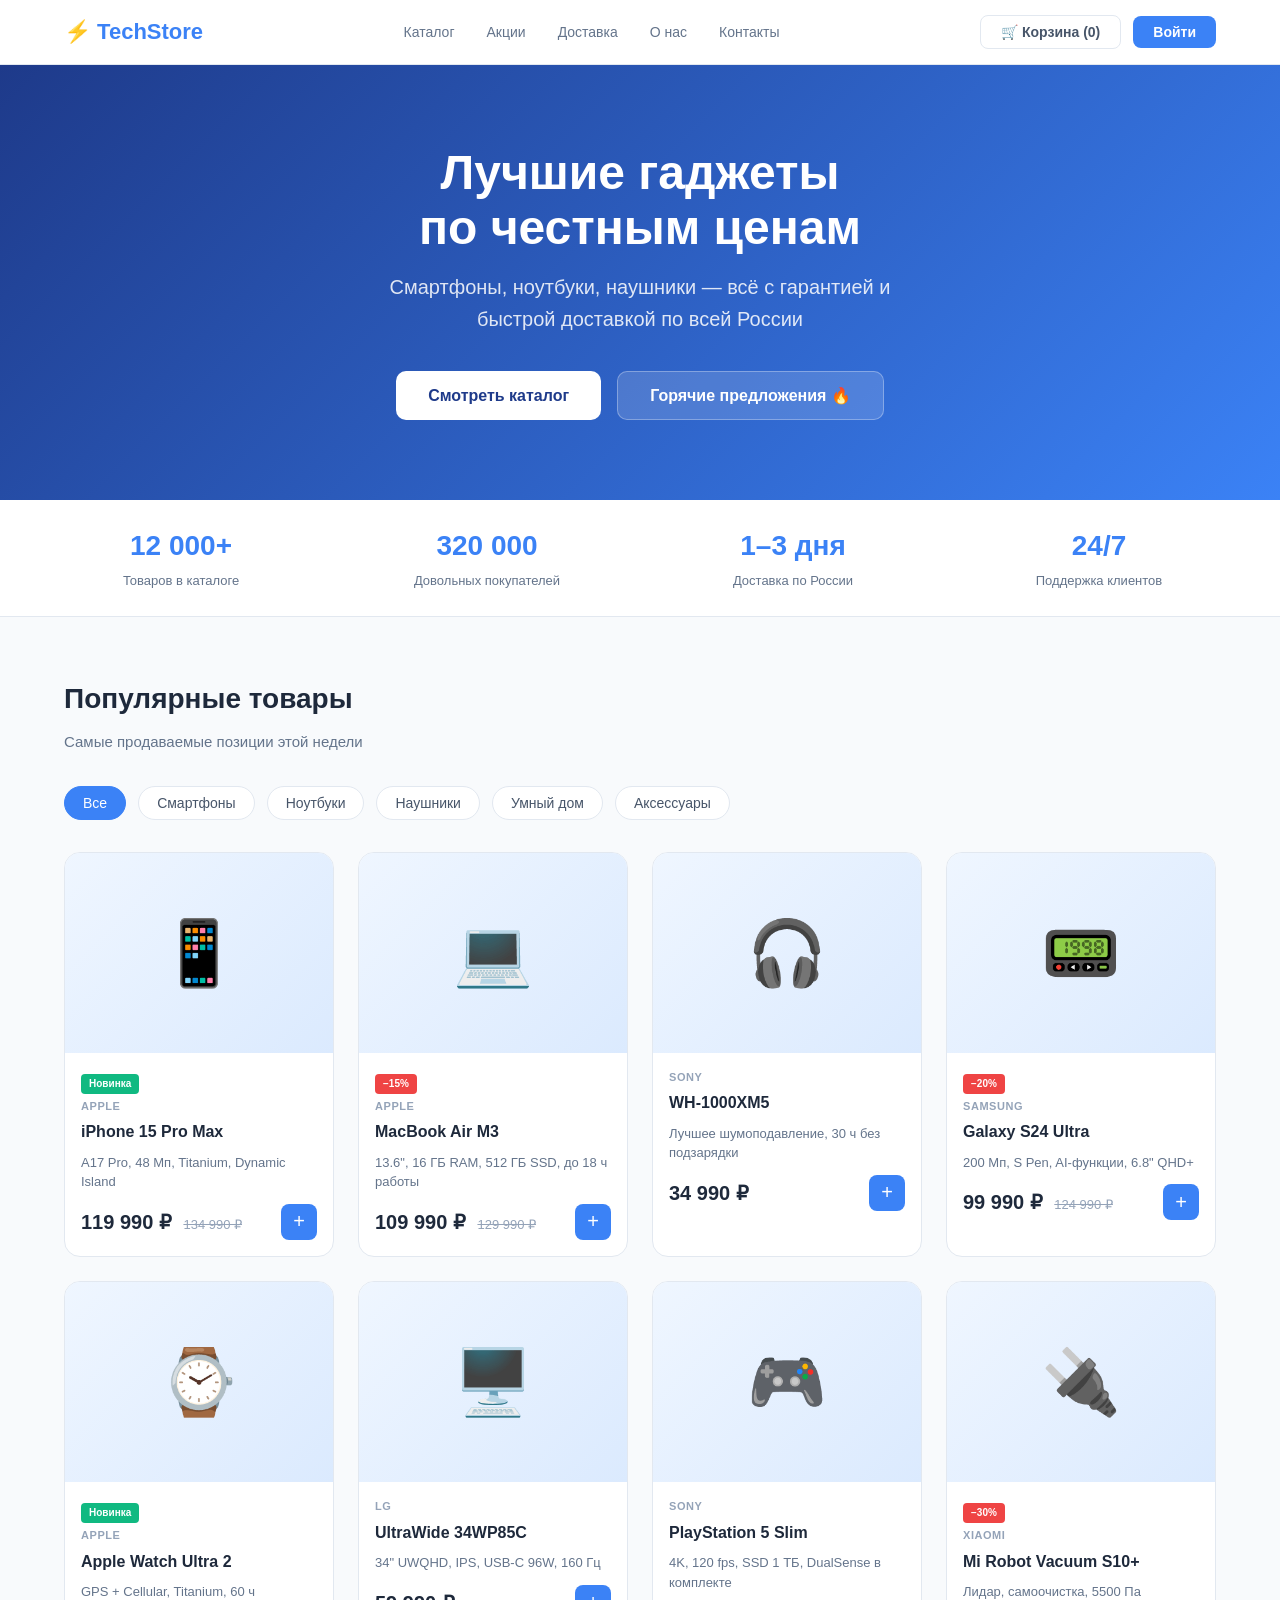
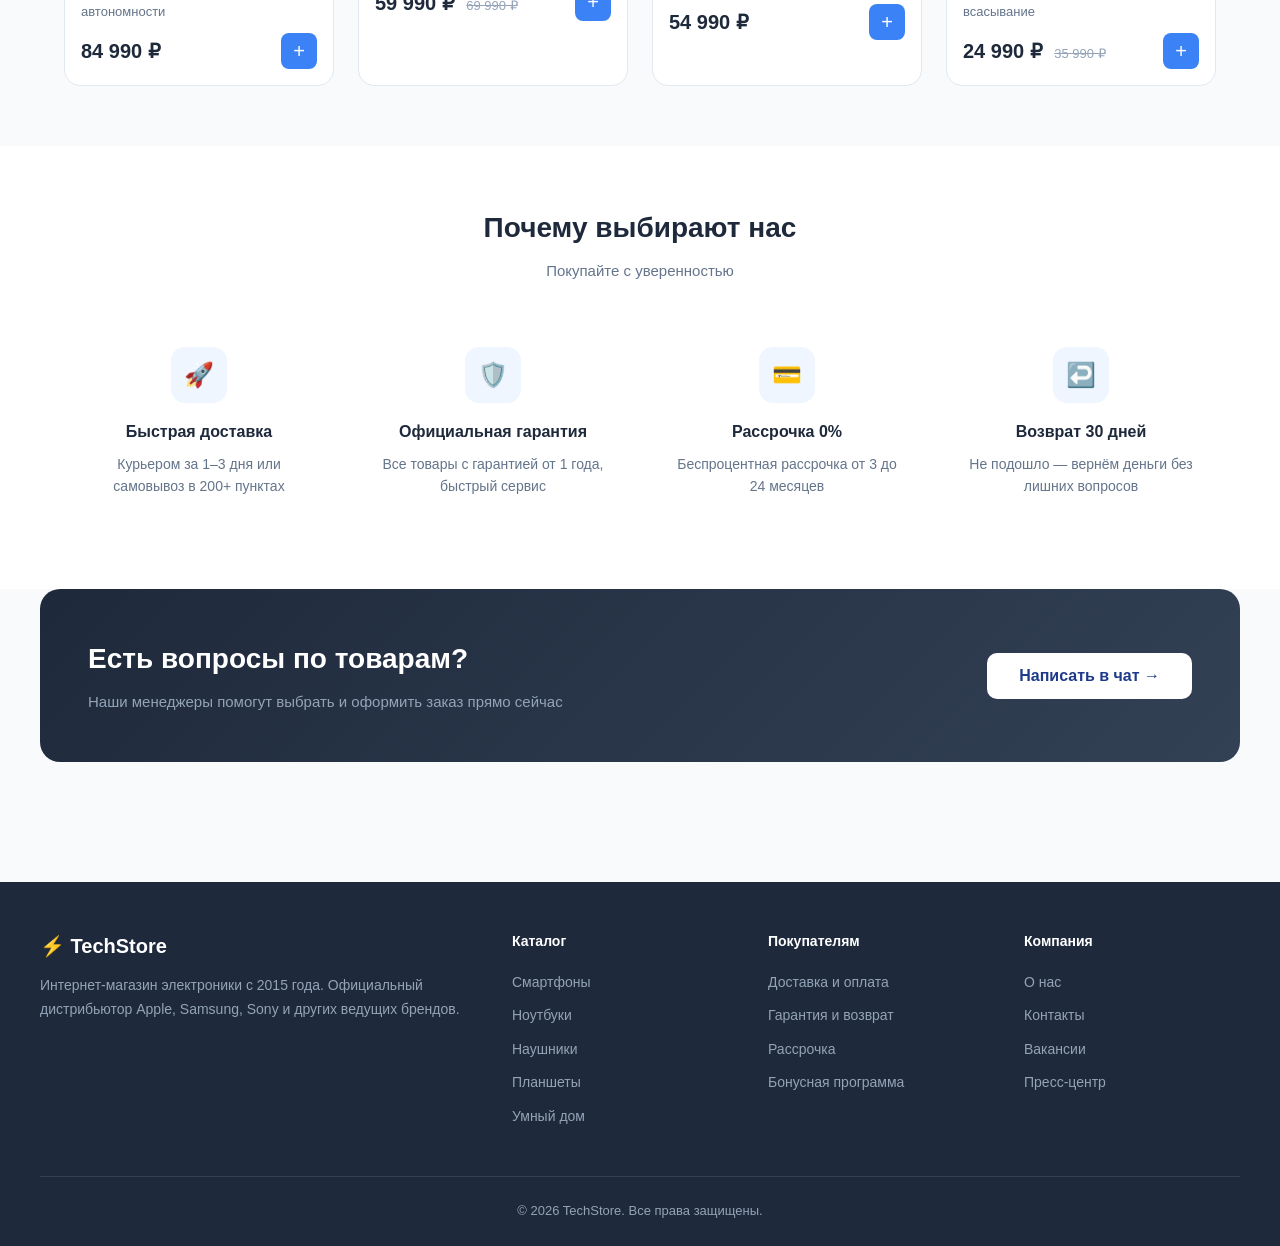
<file: demo-site/index.html>
<!DOCTYPE html>
<html lang="ru">
<head>
  <meta charset="UTF-8">
  <meta name="viewport" content="width=device-width, initial-scale=1.0">
  <title>TechStore — Электроника и гаджеты</title>
  <style>
    * { margin: 0; padding: 0; box-sizing: border-box; }

    body {
      font-family: -apple-system, BlinkMacSystemFont, 'Segoe UI', Roboto, sans-serif;
      background: #f8fafc;
      color: #1e293b;
      line-height: 1.6;
    }

    /* Header */
    header {
      background: #fff;
      border-bottom: 1px solid #e2e8f0;
      position: sticky;
      top: 0;
      z-index: 100;
    }
    .header-inner {
      max-width: 1200px;
      margin: 0 auto;
      padding: 0 24px;
      height: 64px;
      display: flex;
      align-items: center;
      justify-content: space-between;
    }
    .logo {
      font-size: 22px;
      font-weight: 700;
      color: #3b82f6;
      text-decoration: none;
    }
    nav { display: flex; gap: 32px; }
    nav a {
      color: #64748b;
      text-decoration: none;
      font-size: 14px;
      font-weight: 500;
      transition: color .2s;
    }
    nav a:hover { color: #3b82f6; }
    .header-actions { display: flex; gap: 12px; align-items: center; }
    .btn {
      padding: 8px 20px;
      border-radius: 8px;
      font-size: 14px;
      font-weight: 600;
      cursor: pointer;
      border: none;
      transition: all .2s;
    }
    .btn-outline {
      background: transparent;
      border: 1px solid #e2e8f0;
      color: #475569;
    }
    .btn-outline:hover { border-color: #3b82f6; color: #3b82f6; }
    .btn-primary { background: #3b82f6; color: #fff; }
    .btn-primary:hover { background: #2563eb; }

    /* Hero */
    .hero {
      background: linear-gradient(135deg, #1e3a8a 0%, #3b82f6 100%);
      color: #fff;
      padding: 80px 24px;
      text-align: center;
    }
    .hero h1 { font-size: 48px; font-weight: 800; margin-bottom: 16px; line-height: 1.15; }
    .hero p { font-size: 20px; opacity: .85; margin-bottom: 36px; max-width: 560px; margin-left: auto; margin-right: auto; }
    .hero-actions { display: flex; gap: 16px; justify-content: center; flex-wrap: wrap; }
    .btn-white { background: #fff; color: #1e3a8a; padding: 14px 32px; border-radius: 10px; font-size: 16px; font-weight: 700; border: none; cursor: pointer; transition: all .2s; }
    .btn-white:hover { transform: translateY(-2px); box-shadow: 0 8px 24px rgba(0,0,0,.15); }
    .btn-ghost { background: rgba(255,255,255,.15); color: #fff; padding: 14px 32px; border-radius: 10px; font-size: 16px; font-weight: 700; border: 1px solid rgba(255,255,255,.3); cursor: pointer; transition: all .2s; }
    .btn-ghost:hover { background: rgba(255,255,255,.25); }

    /* Stats bar */
    .stats {
      background: #fff;
      border-bottom: 1px solid #e2e8f0;
      padding: 24px;
    }
    .stats-inner {
      max-width: 1200px;
      margin: 0 auto;
      display: grid;
      grid-template-columns: repeat(4, 1fr);
      gap: 24px;
      text-align: center;
    }
    .stat-value { font-size: 28px; font-weight: 800; color: #3b82f6; }
    .stat-label { font-size: 13px; color: #64748b; margin-top: 2px; }

    /* Catalogue */
    .section { max-width: 1200px; margin: 0 auto; padding: 60px 24px; }
    .section-title { font-size: 28px; font-weight: 700; margin-bottom: 8px; }
    .section-sub { color: #64748b; margin-bottom: 32px; font-size: 15px; }

    .categories { display: flex; gap: 12px; flex-wrap: wrap; margin-bottom: 32px; }
    .cat-btn {
      padding: 8px 18px;
      border-radius: 20px;
      font-size: 14px;
      font-weight: 500;
      cursor: pointer;
      border: 1px solid #e2e8f0;
      background: #fff;
      color: #475569;
      transition: all .2s;
    }
    .cat-btn.active, .cat-btn:hover { background: #3b82f6; color: #fff; border-color: #3b82f6; }

    .products {
      display: grid;
      grid-template-columns: repeat(auto-fill, minmax(260px, 1fr));
      gap: 24px;
    }
    .product-card {
      background: #fff;
      border-radius: 16px;
      overflow: hidden;
      border: 1px solid #e2e8f0;
      transition: all .25s;
      cursor: pointer;
    }
    .product-card:hover { transform: translateY(-4px); box-shadow: 0 12px 32px rgba(0,0,0,.1); }
    .product-img {
      height: 200px;
      background: linear-gradient(135deg, #eff6ff, #dbeafe);
      display: flex;
      align-items: center;
      justify-content: center;
      font-size: 64px;
    }
    .product-body { padding: 16px; }
    .product-brand { font-size: 11px; text-transform: uppercase; letter-spacing: .05em; color: #94a3b8; font-weight: 600; }
    .product-name { font-size: 16px; font-weight: 600; margin: 4px 0 8px; color: #1e293b; }
    .product-desc { font-size: 13px; color: #64748b; margin-bottom: 12px; line-height: 1.5; }
    .product-footer { display: flex; align-items: center; justify-content: space-between; }
    .product-price { font-size: 20px; font-weight: 800; color: #1e293b; }
    .product-price span { font-size: 13px; font-weight: 400; color: #94a3b8; text-decoration: line-through; margin-left: 6px; }
    .add-btn {
      width: 36px; height: 36px;
      background: #3b82f6;
      color: #fff;
      border: none;
      border-radius: 8px;
      font-size: 20px;
      cursor: pointer;
      display: flex; align-items: center; justify-content: center;
      transition: background .2s;
    }
    .add-btn:hover { background: #2563eb; }
    .badge-new { display: inline-block; background: #10b981; color: #fff; font-size: 10px; font-weight: 700; padding: 2px 8px; border-radius: 4px; margin-bottom: 4px; }
    .badge-sale { display: inline-block; background: #ef4444; color: #fff; font-size: 10px; font-weight: 700; padding: 2px 8px; border-radius: 4px; margin-bottom: 4px; }

    /* Features */
    .features-bg { background: #fff; }
    .features {
      display: grid;
      grid-template-columns: repeat(auto-fill, minmax(220px, 1fr));
      gap: 24px;
    }
    .feature-card {
      text-align: center;
      padding: 32px 16px;
    }
    .feature-icon {
      width: 56px; height: 56px;
      background: #eff6ff;
      border-radius: 14px;
      display: flex; align-items: center; justify-content: center;
      font-size: 24px;
      margin: 0 auto 16px;
    }
    .feature-title { font-size: 16px; font-weight: 700; margin-bottom: 8px; }
    .feature-desc { font-size: 14px; color: #64748b; }

    /* CTA Banner */
    .cta-banner {
      background: linear-gradient(135deg, #1e293b, #334155);
      color: #fff;
      border-radius: 20px;
      padding: 48px;
      display: flex;
      align-items: center;
      justify-content: space-between;
      gap: 32px;
      flex-wrap: wrap;
      margin: 0 24px 60px;
      max-width: 1200px;
      margin-left: auto;
      margin-right: auto;
    }
    .cta-banner h2 { font-size: 28px; font-weight: 800; margin-bottom: 8px; }
    .cta-banner p { color: #94a3b8; font-size: 15px; }

    /* Footer */
    footer {
      background: #1e293b;
      color: #94a3b8;
      padding: 48px 24px 24px;
    }
    .footer-inner {
      max-width: 1200px;
      margin: 0 auto;
    }
    .footer-grid {
      display: grid;
      grid-template-columns: 2fr 1fr 1fr 1fr;
      gap: 40px;
      margin-bottom: 40px;
    }
    .footer-logo { font-size: 20px; font-weight: 800; color: #fff; margin-bottom: 12px; }
    .footer-about { font-size: 14px; line-height: 1.7; }
    .footer-col h4 { font-size: 14px; font-weight: 700; color: #fff; margin-bottom: 16px; }
    .footer-col ul { list-style: none; }
    .footer-col ul li { margin-bottom: 8px; }
    .footer-col ul li a { color: #94a3b8; text-decoration: none; font-size: 14px; transition: color .2s; }
    .footer-col ul li a:hover { color: #fff; }
    .footer-bottom {
      border-top: 1px solid #334155;
      padding-top: 24px;
      text-align: center;
      font-size: 13px;
    }

    @media (max-width: 768px) {
      .hero h1 { font-size: 30px; }
      nav { display: none; }
      .stats-inner { grid-template-columns: repeat(2, 1fr); }
      .footer-grid { grid-template-columns: 1fr; gap: 24px; }
      .cta-banner { text-align: center; }
    }
  </style>
</head>
<body>

  <header>
    <div class="header-inner">
      <a href="#" class="logo">⚡ TechStore</a>
      <nav>
        <a href="#">Каталог</a>
        <a href="#">Акции</a>
        <a href="#">Доставка</a>
        <a href="#">О нас</a>
        <a href="#">Контакты</a>
      </nav>
      <div class="header-actions">
        <button class="btn btn-outline">🛒 Корзина (0)</button>
        <button class="btn btn-primary">Войти</button>
      </div>
    </div>
  </header>

  <section class="hero">
    <h1>Лучшие гаджеты<br>по честным ценам</h1>
    <p>Смартфоны, ноутбуки, наушники — всё с гарантией и быстрой доставкой по всей России</p>
    <div class="hero-actions">
      <button class="btn-white">Смотреть каталог</button>
      <button class="btn-ghost">Горячие предложения 🔥</button>
    </div>
  </section>

  <div class="stats">
    <div class="stats-inner">
      <div>
        <div class="stat-value">12 000+</div>
        <div class="stat-label">Товаров в каталоге</div>
      </div>
      <div>
        <div class="stat-value">320 000</div>
        <div class="stat-label">Довольных покупателей</div>
      </div>
      <div>
        <div class="stat-value">1–3 дня</div>
        <div class="stat-label">Доставка по России</div>
      </div>
      <div>
        <div class="stat-value">24/7</div>
        <div class="stat-label">Поддержка клиентов</div>
      </div>
    </div>
  </div>

  <div class="section">
    <h2 class="section-title">Популярные товары</h2>
    <p class="section-sub">Самые продаваемые позиции этой недели</p>

    <div class="categories">
      <button class="cat-btn active">Все</button>
      <button class="cat-btn">Смартфоны</button>
      <button class="cat-btn">Ноутбуки</button>
      <button class="cat-btn">Наушники</button>
      <button class="cat-btn">Умный дом</button>
      <button class="cat-btn">Аксессуары</button>
    </div>

    <div class="products">
      <div class="product-card">
        <div class="product-img">📱</div>
        <div class="product-body">
          <div class="badge-new">Новинка</div>
          <div class="product-brand">Apple</div>
          <div class="product-name">iPhone 15 Pro Max</div>
          <div class="product-desc">A17 Pro, 48 Мп, Titanium, Dynamic Island</div>
          <div class="product-footer">
            <div class="product-price">119 990 ₽ <span>134 990 ₽</span></div>
            <button class="add-btn">+</button>
          </div>
        </div>
      </div>

      <div class="product-card">
        <div class="product-img">💻</div>
        <div class="product-body">
          <div class="badge-sale">−15%</div>
          <div class="product-brand">Apple</div>
          <div class="product-name">MacBook Air M3</div>
          <div class="product-desc">13.6", 16 ГБ RAM, 512 ГБ SSD, до 18 ч работы</div>
          <div class="product-footer">
            <div class="product-price">109 990 ₽ <span>129 990 ₽</span></div>
            <button class="add-btn">+</button>
          </div>
        </div>
      </div>

      <div class="product-card">
        <div class="product-img">🎧</div>
        <div class="product-body">
          <div class="product-brand">Sony</div>
          <div class="product-name">WH-1000XM5</div>
          <div class="product-desc">Лучшее шумоподавление, 30 ч без подзарядки</div>
          <div class="product-footer">
            <div class="product-price">34 990 ₽</div>
            <button class="add-btn">+</button>
          </div>
        </div>
      </div>

      <div class="product-card">
        <div class="product-img">📟</div>
        <div class="product-body">
          <div class="badge-sale">−20%</div>
          <div class="product-brand">Samsung</div>
          <div class="product-name">Galaxy S24 Ultra</div>
          <div class="product-desc">200 Мп, S Pen, AI-функции, 6.8" QHD+</div>
          <div class="product-footer">
            <div class="product-price">99 990 ₽ <span>124 990 ₽</span></div>
            <button class="add-btn">+</button>
          </div>
        </div>
      </div>

      <div class="product-card">
        <div class="product-img">⌚</div>
        <div class="product-body">
          <div class="badge-new">Новинка</div>
          <div class="product-brand">Apple</div>
          <div class="product-name">Apple Watch Ultra 2</div>
          <div class="product-desc">GPS + Cellular, Titanium, 60 ч автономности</div>
          <div class="product-footer">
            <div class="product-price">84 990 ₽</div>
            <button class="add-btn">+</button>
          </div>
        </div>
      </div>

      <div class="product-card">
        <div class="product-img">🖥️</div>
        <div class="product-body">
          <div class="product-brand">LG</div>
          <div class="product-name">UltraWide 34WP85C</div>
          <div class="product-desc">34" UWQHD, IPS, USB-C 96W, 160 Гц</div>
          <div class="product-footer">
            <div class="product-price">59 990 ₽ <span>69 990 ₽</span></div>
            <button class="add-btn">+</button>
          </div>
        </div>
      </div>

      <div class="product-card">
        <div class="product-img">🎮</div>
        <div class="product-body">
          <div class="product-brand">Sony</div>
          <div class="product-name">PlayStation 5 Slim</div>
          <div class="product-desc">4K, 120 fps, SSD 1 ТБ, DualSense в комплекте</div>
          <div class="product-footer">
            <div class="product-price">54 990 ₽</div>
            <button class="add-btn">+</button>
          </div>
        </div>
      </div>

      <div class="product-card">
        <div class="product-img">🔌</div>
        <div class="product-body">
          <div class="badge-sale">−30%</div>
          <div class="product-brand">Xiaomi</div>
          <div class="product-name">Mi Robot Vacuum S10+</div>
          <div class="product-desc">Лидар, самоочистка, 5500 Па всасывание</div>
          <div class="product-footer">
            <div class="product-price">24 990 ₽ <span>35 990 ₽</span></div>
            <button class="add-btn">+</button>
          </div>
        </div>
      </div>
    </div>
  </div>

  <div class="features-bg">
    <div class="section">
      <h2 class="section-title" style="text-align:center">Почему выбирают нас</h2>
      <p class="section-sub" style="text-align:center">Покупайте с уверенностью</p>
      <div class="features">
        <div class="feature-card">
          <div class="feature-icon">🚀</div>
          <div class="feature-title">Быстрая доставка</div>
          <div class="feature-desc">Курьером за 1–3 дня или самовывоз в 200+ пунктах</div>
        </div>
        <div class="feature-card">
          <div class="feature-icon">🛡️</div>
          <div class="feature-title">Официальная гарантия</div>
          <div class="feature-desc">Все товары с гарантией от 1 года, быстрый сервис</div>
        </div>
        <div class="feature-card">
          <div class="feature-icon">💳</div>
          <div class="feature-title">Рассрочка 0%</div>
          <div class="feature-desc">Беспроцентная рассрочка от 3 до 24 месяцев</div>
        </div>
        <div class="feature-card">
          <div class="feature-icon">↩️</div>
          <div class="feature-title">Возврат 30 дней</div>
          <div class="feature-desc">Не подошло — вернём деньги без лишних вопросов</div>
        </div>
      </div>
    </div>
  </div>

  <div style="max-width:1248px;margin:0 auto;padding:0 24px 60px;">
    <div class="cta-banner">
      <div>
        <h2>Есть вопросы по товарам?</h2>
        <p>Наши менеджеры помогут выбрать и оформить заказ прямо сейчас</p>
      </div>
      <button class="btn-white" style="white-space:nowrap">Написать в чат →</button>
    </div>
  </div>

  <footer>
    <div class="footer-inner">
      <div class="footer-grid">
        <div>
          <div class="footer-logo">⚡ TechStore</div>
          <div class="footer-about">Интернет-магазин электроники с 2015 года. Официальный дистрибьютор Apple, Samsung, Sony и других ведущих брендов.</div>
        </div>
        <div class="footer-col">
          <h4>Каталог</h4>
          <ul>
            <li><a href="#">Смартфоны</a></li>
            <li><a href="#">Ноутбуки</a></li>
            <li><a href="#">Наушники</a></li>
            <li><a href="#">Планшеты</a></li>
            <li><a href="#">Умный дом</a></li>
          </ul>
        </div>
        <div class="footer-col">
          <h4>Покупателям</h4>
          <ul>
            <li><a href="#">Доставка и оплата</a></li>
            <li><a href="#">Гарантия и возврат</a></li>
            <li><a href="#">Рассрочка</a></li>
            <li><a href="#">Бонусная программа</a></li>
          </ul>
        </div>
        <div class="footer-col">
          <h4>Компания</h4>
          <ul>
            <li><a href="#">О нас</a></li>
            <li><a href="#">Контакты</a></li>
            <li><a href="#">Вакансии</a></li>
            <li><a href="#">Пресс-центр</a></li>
          </ul>
        </div>
      </div>
      <div class="footer-bottom">
        © 2026 TechStore. Все права защищены.
      </div>
    </div>
  </footer>

  <script>
    document.querySelectorAll('.cat-btn').forEach(btn => {
      btn.addEventListener('click', function() {
        document.querySelectorAll('.cat-btn').forEach(b => b.classList.remove('active'));
        this.classList.add('active');
      });
    });
  </script>

<script src="http://localhost:8000/static/widget/widget.js" data-site-id="09c603b6-dc3b-43b7-bb37-17c9a0c6f9c8"></script>
</body>
</html>
</file>
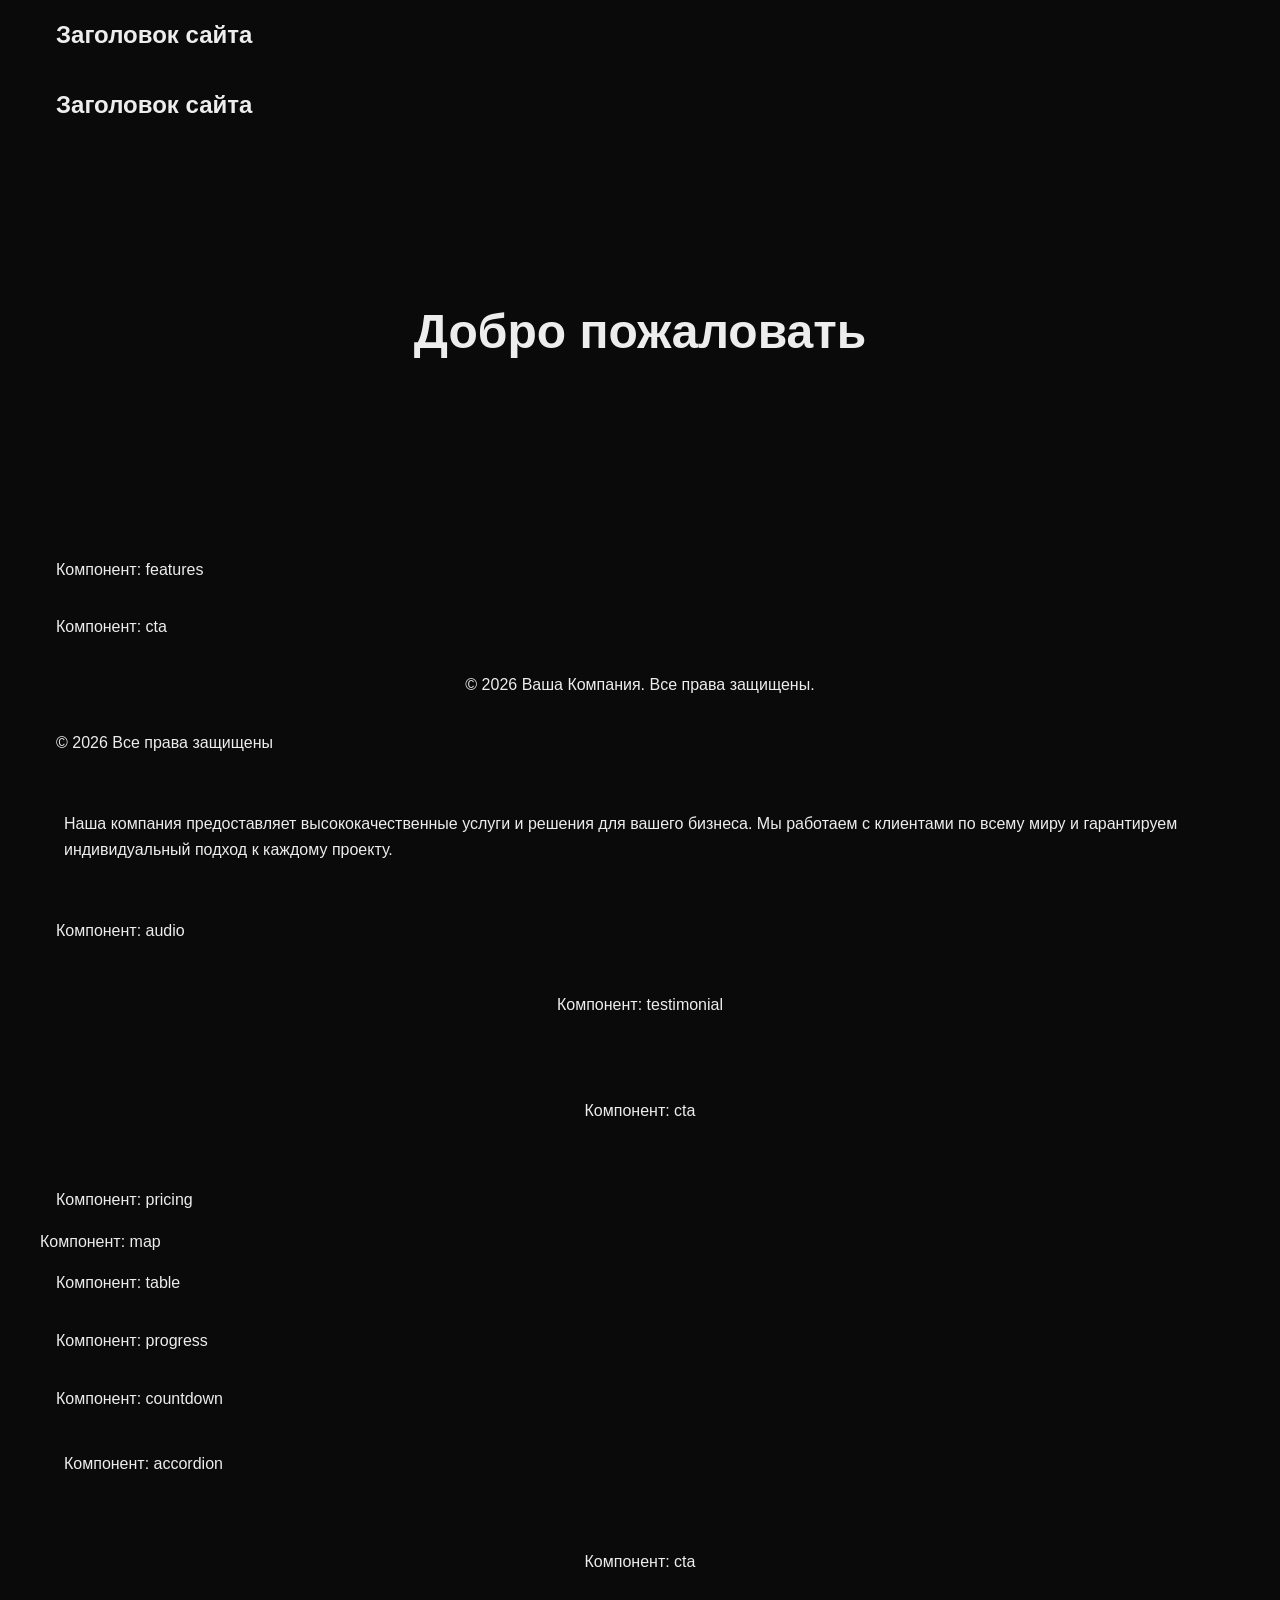
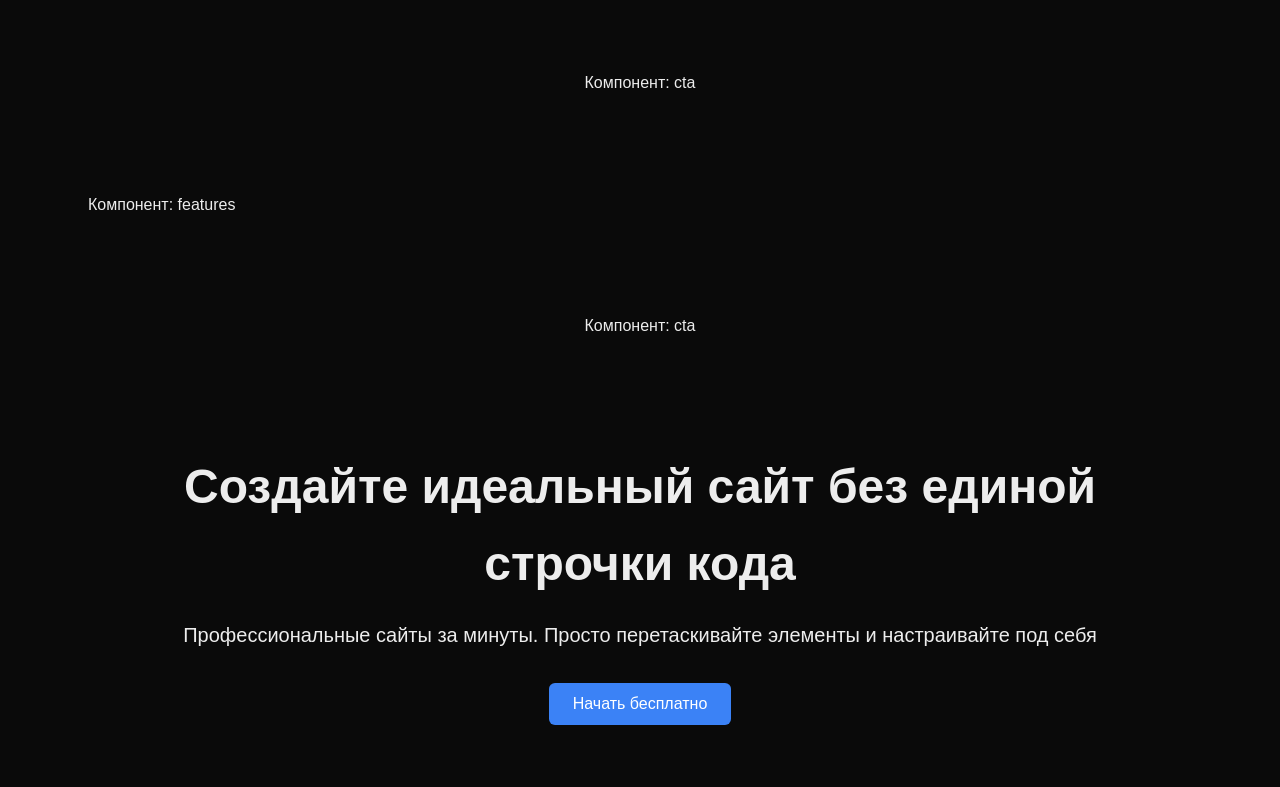
<file: demo-site/index copy.html>
<!DOCTYPE html>
<html lang="ru">
<head>
  <meta charset="UTF-8">
  <meta name="viewport" content="width=device-width, initial-scale=1.0">
  <title>Home - ZXC</title>
  <style>
    
    * {
      margin: 0;
      padding: 0;
      box-sizing: border-box;
    }

    body {
      font-family: -apple-system, BlinkMacSystemFont, 'Segoe UI', Roboto, 'Helvetica Neue', Arial, sans-serif;
      line-height: 1.6;
    }

    body.light {
      background-color: #ffffff;
      color: #000000;
    }

    body.dark {
      background-color: #0a0a0a;
      color: #ededed;
    }

    .container {
      max-width: 1200px;
      margin: 0 auto;
    }

    .hero {
      min-height: 400px;
      display: flex;
      flex-direction: column;
      justify-content: center;
      align-items: center;
      text-align: center;
    }

    .hero h1 {
      font-size: 3rem;
      margin-bottom: 1rem;
    }

    .hero .subheading {
      font-size: 1.25rem;
      margin-bottom: 2rem;
    }

    .btn, .btn-primary {
      padding: 12px 24px;
      border: none;
      border-radius: 6px;
      font-size: 1rem;
      cursor: pointer;
      transition: all 0.3s;
    }

    .btn-primary {
      background-color: #3b82f6;
      color: white;
    }

    .btn-primary:hover {
      background-color: #2563eb;
    }

    .card {
      border: 1px solid #e5e7eb;
      border-radius: 8px;
      padding: 24px;
    }

    .gallery img {
      width: 100%;
      height: auto;
      border-radius: 8px;
      object-fit: cover;
    }

    .image-block img {
      max-width: 100%;
      height: auto;
      border-radius: 8px;
    }

    .text-block {
      margin: 1rem 0;
    }

    @media (max-width: 768px) {
      .hero h1 {
        font-size: 2rem;
      }

      .gallery {
        grid-template-columns: repeat(2, 1fr) !important;
      }
    }

    @media (max-width: 480px) {
      .hero h1 {
        font-size: 1.5rem;
      }

      .gallery {
        grid-template-columns: 1fr !important;
      }
    }
  
  </style>
</head>
<body class="dark">
  <div class="container">
    <header style="background-color: var(--card);
    color: var(--foreground);
    padding: 16px;
    text-align: left;
    font-size: 16px;">
  <nav>
    <h1>Заголовок сайта</h1>
  </nav>
</header>
<header style="background-color: var(--card);
    color: var(--foreground);
    padding: 16px;
    text-align: left;
    font-size: 16px;">
  <nav>
    <h1>Заголовок сайта</h1>
  </nav>
</header>
<section class="hero" style="background-color: transparent;
    color: inherit;
    padding: 16px;
    text-align: left;
    font-size: 16px;">
  <h1>Добро пожаловать</h1>
  
  
</section>
<div style="background-color: transparent;
    color: inherit;
    padding: 16px;
    text-align: left;
    font-size: 16px;">
  <p>Компонент: features</p>
</div>
<div style="background-color: transparent;
    color: inherit;
    padding: 16px;
    text-align: left;
    font-size: 16px;">
  <p>Компонент: cta</p>
</div>
<footer style="background-color: var(--card);
    color: var(--muted-foreground);
    padding: 16px;
    text-align: center;
    font-size: 16px;">
  <p>© 2026 Ваша Компания. Все права защищены.</p>
</footer>
<footer style="background-color: transparent;
    color: inherit;
    padding: 16px;
    text-align: left;
    font-size: 16px;">
  <p>© 2026 Все права защищены</p>
</footer>
<div class="text-block" style="background-color: transparent;
    color: var(--foreground);
    padding: 24px;
    text-align: left;
    font-size: 16px;">
  <p>Наша компания предоставляет высококачественные услуги и решения для вашего бизнеса. Мы работаем с клиентами по всему миру и гарантируем индивидуальный подход к каждому проекту.</p>
</div>
<div style="background-color: var(--background);
    color: var(--foreground);
    padding: 16px;
    text-align: left;
    font-size: 16px;">
  <p>Компонент: audio</p>
</div>
<div style="background-color: var(--card);
    color: var(--foreground);
    padding: 32px;
    text-align: center;
    font-size: 16px;">
  <p>Компонент: testimonial</p>
</div>
<div style="background-color: var(--primary);
    color: var(--primary-foreground);
    padding: 48px;
    text-align: center;
    font-size: 16px;">
  <p>Компонент: cta</p>
</div>
<div style="background-color: transparent;
    color: inherit;
    padding: 16px;
    text-align: left;
    font-size: 16px;">
  <p>Компонент: pricing</p>
</div>
<div style="background-color: transparent;
    color: inherit;
    padding: 0px;
    text-align: left;
    font-size: 16px;">
  <p>Компонент: map</p>
</div>
<div style="background-color: transparent;
    color: inherit;
    padding: 16px;
    text-align: left;
    font-size: 16px;">
  <p>Компонент: table</p>
</div>
<div style="background-color: transparent;
    color: inherit;
    padding: 16px;
    text-align: left;
    font-size: 16px;">
  <p>Компонент: progress</p>
</div>
<div style="background-color: transparent;
    color: inherit;
    padding: 16px;
    text-align: left;
    font-size: 16px;">
  <p>Компонент: countdown</p>
</div>
<div style="background-color: var(--background);
    color: var(--foreground);
    padding: 24px;
    text-align: left;
    font-size: 16px;">
  <p>Компонент: accordion</p>
</div>
<div style="background-color: var(--primary);
    color: var(--primary-foreground);
    padding: 48px;
    text-align: center;
    font-size: 16px;">
  <p>Компонент: cta</p>
</div>
<div style="background-color: var(--primary);
    color: var(--primary-foreground);
    padding: 48px;
    text-align: center;
    font-size: 16px;">
  <p>Компонент: cta</p>
</div>
<div style="background-color: var(--muted);
    color: var(--foreground);
    padding: 48px;
    text-align: left;
    font-size: 16px;">
  <p>Компонент: features</p>
</div>
<div style="background-color: var(--primary);
    color: var(--primary-foreground);
    padding: 48px;
    text-align: center;
    font-size: 16px;">
  <p>Компонент: cta</p>
</div>
<section class="hero" style="background-color: var(--primary);
    color: var(--primary-foreground);
    padding: 48px;
    text-align: center;
    font-size: 16px;">
  <h1>Создайте идеальный сайт без единой строчки кода</h1>
  <p class="subheading">Профессиональные сайты за минуты. Просто перетаскивайте элементы и настраивайте под себя</p>
  <button class="btn-primary">Начать бесплатно</button>
</section>
  </div>
  
  <script>
    // Smooth scroll for anchor links
    document.querySelectorAll('a[href^="#"]').forEach(anchor => {
      anchor.addEventListener('click', function (e) {
        e.preventDefault();
        const target = document.querySelector(this.getAttribute('href'));
        if (target) {
          target.scrollIntoView({ behavior: 'smooth' });
        }
      });
    });

    // Simple form handling
    document.querySelectorAll('form').forEach(form => {
      form.addEventListener('submit', function(e) {
        e.preventDefault();
        alert('Форма отправлена! (В реальном приложении здесь будет отправка на сервер)');
      });
    });
  </script>
  
</body>
</html>
</file>
